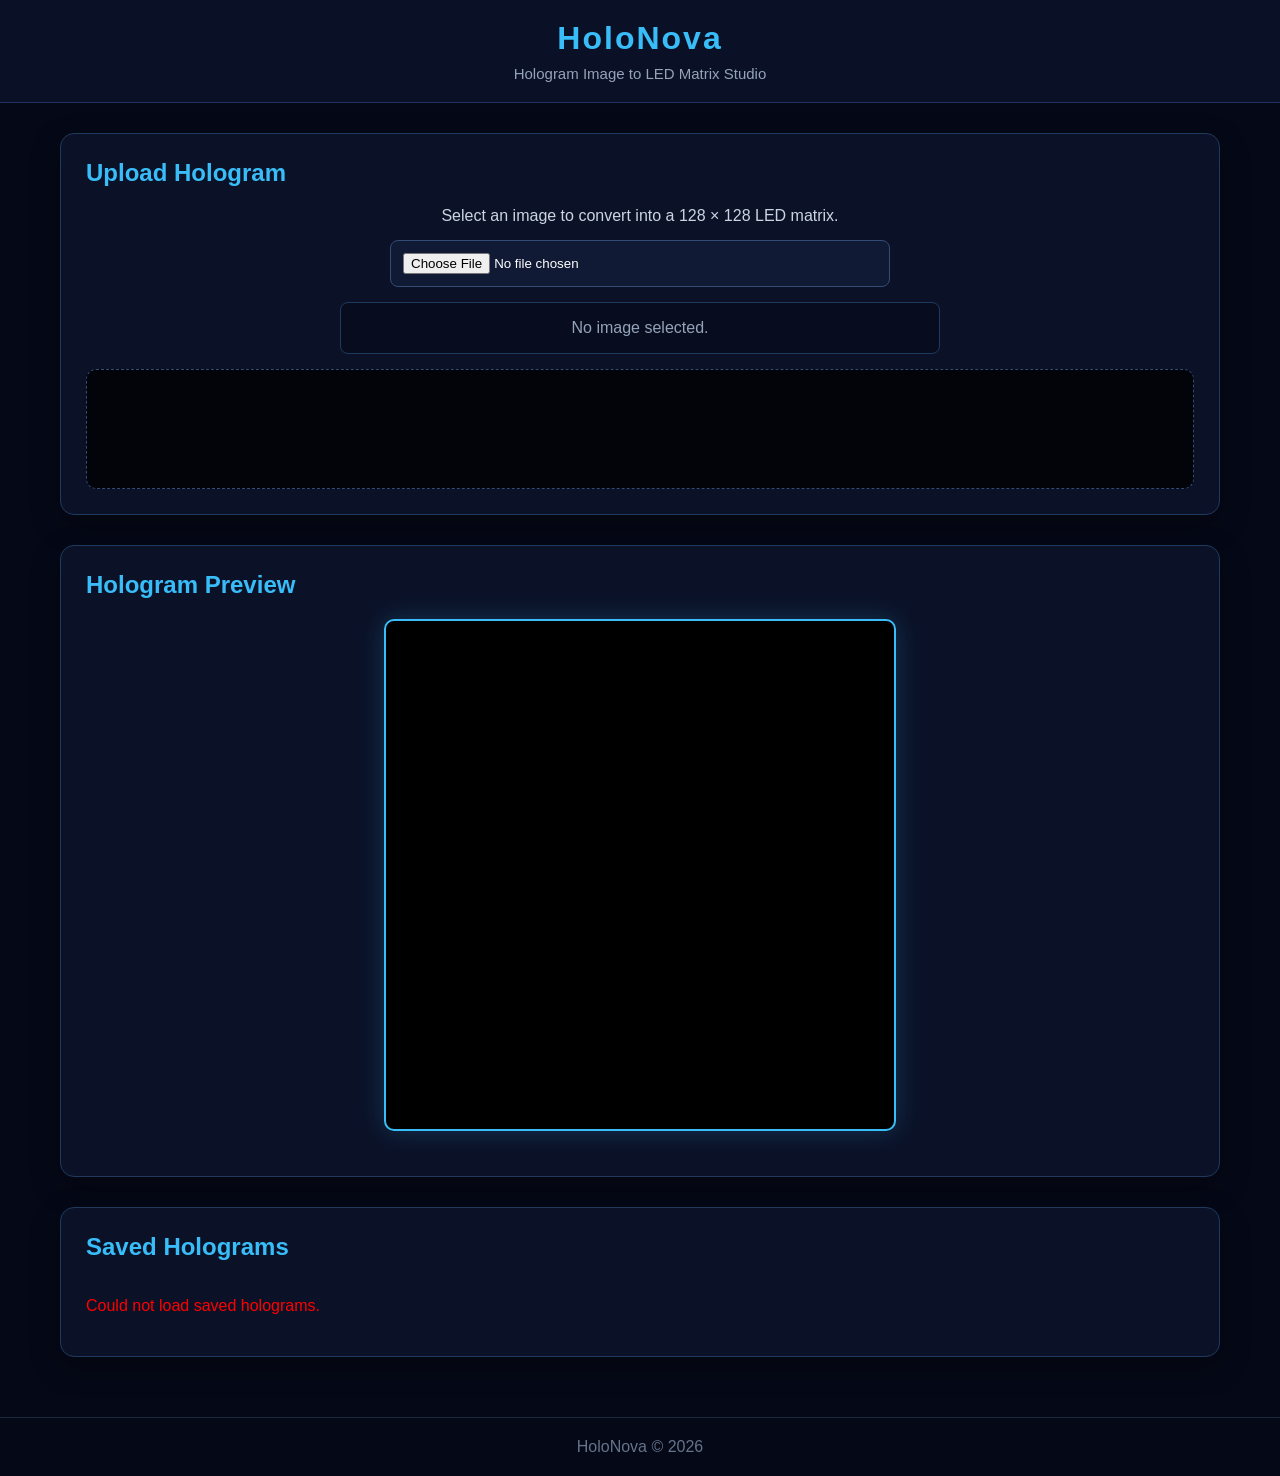
<file: Python/frontend/index.html>
<!DOCTYPE html>
<html lang="en">

<head>

    <meta charset="UTF-8">

    <meta
        name="viewport"
        content="width=device-width, initial-scale=1.0"
    >

    <title>HoloNova - Hologram Studio</title>


    <style>

        /* =====================================================
           RESET
        ===================================================== */

        * {
            box-sizing: border-box;
        }


        html {
            scroll-behavior: smooth;
        }


        body {

            margin: 0;

            min-height: 100vh;

            font-family:
                Arial,
                Helvetica,
                sans-serif;

            background:
                #050816;

            color:
                #ffffff;

        }


        /* =====================================================
           HEADER
        ===================================================== */

        header {

            width: 100%;

            padding:
                20px 30px;

            background:
                #0a1025;

            border-bottom:
                1px solid #1f315c;

            text-align:
                center;

        }


        header h1 {

            margin:
                0;

            font-size:
                32px;

            color:
                #38bdf8;

            letter-spacing:
                2px;

        }


        header p {

            margin:
                8px 0 0;

            color:
                #94a3b8;

            font-size:
                15px;

        }


        /* =====================================================
           MAIN CONTAINER
        ===================================================== */

        main {

            width:
                100%;

            max-width:
                1200px;

            margin:
                0 auto;

            padding:
                30px 20px;

        }


        /* =====================================================
           SECTION
        ===================================================== */

        section {

            margin-bottom:
                30px;

            padding:
                25px;

            background:
                #0b1228;

            border:
                1px solid #1e3a5f;

            border-radius:
                14px;

            box-shadow:
                0 10px 30px rgba(
                    0,
                    0,
                    0,
                    0.25
                );

        }


        section h2 {

            margin-top:
                0;

            margin-bottom:
                20px;

            color:
                #38bdf8;

            font-size:
                24px;

        }


        /* =====================================================
           UPLOAD AREA
        ===================================================== */

        .upload-area {

            display:
                flex;

            flex-direction:
                column;

            align-items:
                center;

            gap:
                15px;

            text-align:
                center;

        }


        .upload-area p {

            margin:
                0;

            color:
                #cbd5e1;

        }


        /* =====================================================
           FILE INPUT
        ===================================================== */

        #fileInput {

            width:
                100%;

            max-width:
                500px;

            padding:
                12px;

            background:
                #111a35;

            color:
                #ffffff;

            border:
                1px solid #334c75;

            border-radius:
                8px;

            cursor:
                pointer;

        }


        #fileInput:hover {

            border-color:
                #38bdf8;

        }


        /* =====================================================
           FILE INFORMATION
        ===================================================== */

        #fileInfo {

            width:
                100%;

            max-width:
                600px;

            padding:
                12px;

            background:
                #070d1f;

            border:
                1px solid #1e3a5f;

            border-radius:
                8px;

            color:
                #94a3b8;

            line-height:
                1.6;

        }


        /* =====================================================
           MEDIA PREVIEW
        ===================================================== */

        #mediaPreview {

            width:
                100%;

            min-height:
                120px;

            padding:
                15px;

            background:
                #02040a;

            border:
                1px dashed #334c75;

            border-radius:
                10px;

            display:
                flex;

            justify-content:
                center;

            align-items:
                center;

            overflow:
                hidden;

        }


        #mediaPreview:empty::before {

            content:
                "Original image preview will appear here";

            color:
                #64748b;

            text-align:
                center;

        }


        #mediaPreview img {

            display:
                block;

            max-width:
                100%;

            max-height:
                400px;

            width:
                auto;

            height:
                auto;

            object-fit:
                contain;

        }


        /* =====================================================
           BUTTON
        ===================================================== */

        button {

            padding:
                12px 24px;

            border:
                none;

            border-radius:
                8px;

            background:
                #0284c7;

            color:
                white;

            font-size:
                16px;

            font-weight:
                bold;

            cursor:
                pointer;

            transition:
                0.2s;

        }


        button:hover {

            background:
                #0369a1;

            transform:
                translateY(-1px);

        }


        button:disabled {

            opacity:
                0.6;

            cursor:
                not-allowed;

            transform:
                none;

        }


        /* =====================================================
           HOLOGRAM PREVIEW
        ===================================================== */

        #preview {

            text-align:
                center;

        }


        #preview h2 {

            text-align:
                left;

        }


        /* =====================================================
           LED CANVAS
        ===================================================== */

        #ledCanvas {

            display:
                block;

            width:
                512px;

            height:
                512px;

            max-width:
                100%;

            margin:
                20px auto;

            background:
                #000000;

            border:
                2px solid #38bdf8;

            border-radius:
                10px;

            image-rendering:
                pixelated;

            box-shadow:
                0 0 25px rgba(
                    56,
                    189,
                    248,
                    0.2
                );

        }


        /* =====================================================
           HOLOGRAM INFORMATION
        ===================================================== */

        #hologramInfo {

            width:
                100%;

            max-width:
                700px;

            margin:
                20px auto 0;

            padding:
                18px;

            background:
                #070d1f;

            border:
                1px solid #1e3a5f;

            border-radius:
                10px;

            text-align:
                left;

        }


        #hologramInfo h3 {

            margin-top:
                0;

            color:
                #38bdf8;

        }


        #hologramInfo p {

            margin:
                8px 0;

            color:
                #cbd5e1;

        }


        /* =====================================================
           SAVED HOLOGRAMS
        ===================================================== */

        #savedHolograms {

            display:
                grid;

            grid-template-columns:
                repeat(
                    auto-fit,
                    minmax(
                        250px,
                        1fr
                    )
                );

            gap:
                20px;

        }


        /* =====================================================
           SAVED CARD
        ===================================================== */

        .saved-card {

            padding:
                20px;

            background:
                #070d1f;

            border:
                1px solid #1e3a5f;

            border-radius:
                12px;

            transition:
                0.2s;

        }


        .saved-card:hover {

            border-color:
                #38bdf8;

            transform:
                translateY(-2px);

        }


        .saved-card h3 {

            margin-top:
                0;

            color:
                #38bdf8;

            word-break:
                break-word;

        }


        .saved-card p {

            color:
                #94a3b8;

            margin:
                8px 0;

        }


        .saved-card button {

            margin-top:
                10px;

            width:
                100%;

        }


        /* =====================================================
           FOOTER
        ===================================================== */

        footer {

            padding:
                20px;

            text-align:
                center;

            color:
                #64748b;

            border-top:
                1px solid #1e293b;

        }


        /* =====================================================
           MOBILE
        ===================================================== */

        @media (
            max-width: 600px
        ) {

            header h1 {

                font-size:
                    26px;

            }


            main {

                padding:
                    20px 12px;

            }


            section {

                padding:
                    18px;

            }


            #ledCanvas {

                width:
                    100%;

                height:
                    auto;

                aspect-ratio:
                    1 / 1;

            }

        }

    </style>

</head>


<body>


    <!-- =====================================================
         HEADER
    ====================================================== -->

    <header>

        <h1>
            HoloNova
        </h1>

        <p>
            Hologram Image to LED Matrix Studio
        </p>

    </header>


    <!-- =====================================================
         MAIN
    ====================================================== -->

    <main>


        <!-- =================================================
             UPLOAD SECTION
        ================================================== -->

        <section id="uploadSection">

            <h2>
                Upload Hologram
            </h2>


            <div class="upload-area">

                <p>
                    Select an image to convert
                    into a 128 × 128 LED matrix.
                </p>


                <!-- FILE INPUT -->

                <input
                    type="file"
                    id="fileInput"
                    accept="image/jpeg,image/png,image/gif,image/webp"
                >


                <!-- FILE INFORMATION -->

                <div id="fileInfo">

                    No image selected.

                </div>


                <!-- ORIGINAL IMAGE PREVIEW -->

                <div id="mediaPreview">

                </div>


                <!-- PROCESS BUTTON -->

                <button
                    type="button"
                    id="uploadBtn"
                    style="display:none;"
                >

                    Process Hologram

                </button>

            </div>

        </section>



        <!-- =================================================
             HOLOGRAM PREVIEW
        ================================================== -->

        <section id="preview">

            <h2>
                Hologram Preview
            </h2>


            <!-- LED MATRIX -->

            <canvas
                id="ledCanvas"
                width="512"
                height="512"
            ></canvas>


        </section>



        <!-- =================================================
             SAVED HOLOGRAMS
        ================================================== -->

        <section>

            <h2>
                Saved Holograms
            </h2>


            <div id="savedHolograms">

                <p>
                    Loading holograms...
                </p>

            </div>

        </section>


    </main>


    <!-- =====================================================
         FOOTER
    ====================================================== -->

    <footer>

        HoloNova © 2026

    </footer>


    <!-- =====================================================
         JAVASCRIPT
    ====================================================== -->

    <script src="./app.js"></script>


</body>

</html>
</file>
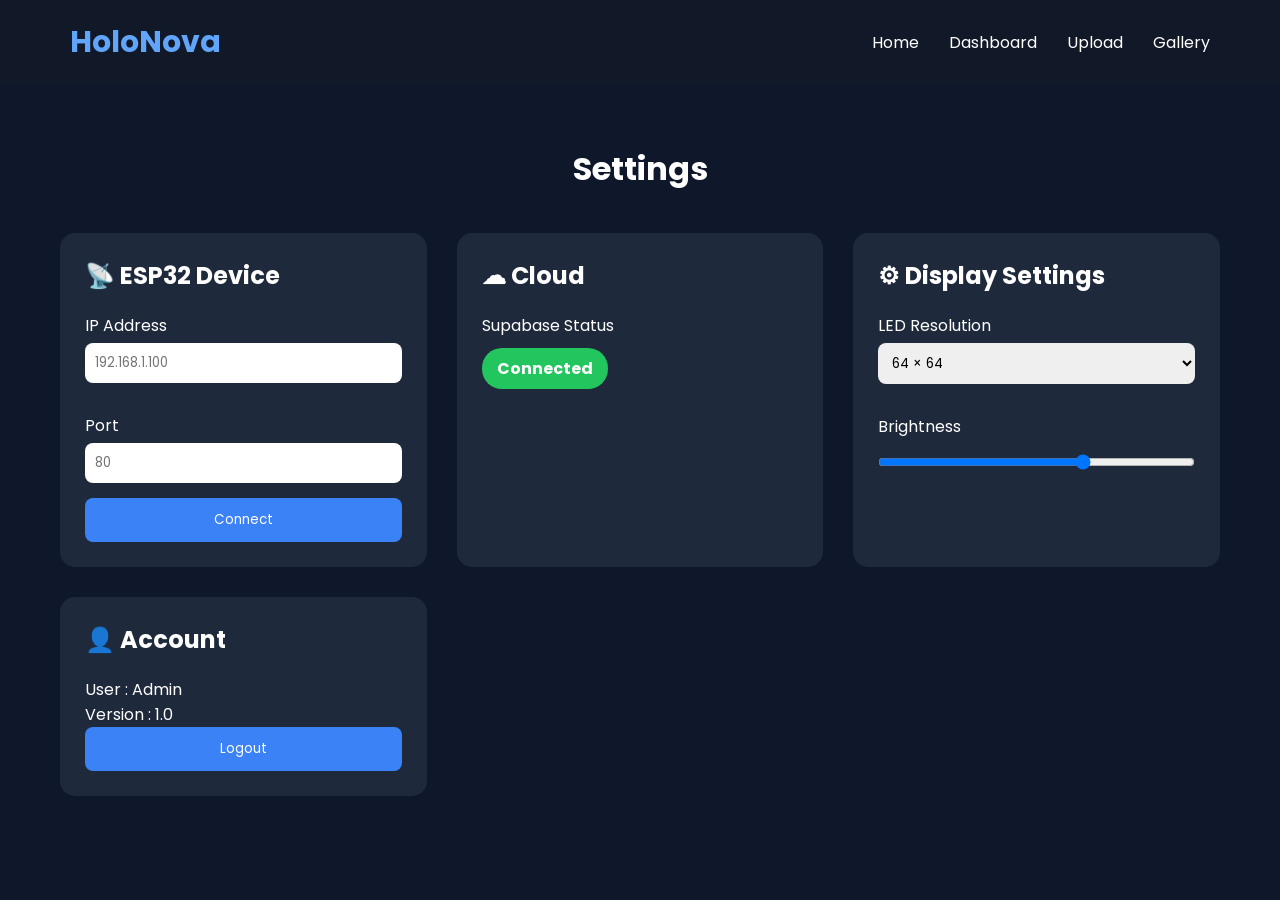
<file: Python/backend1/database/frontened/settings.html>
<!DOCTYPE html>
<html lang="en">
<head>
<meta charset="UTF-8">
<meta name="viewport" content="width=device-width, initial-scale=1.0">

<title>Settings - HoloNova</title>

<link rel="stylesheet" href="css/style.css">

<link href="https://fonts.googleapis.com/css2?family=Poppins:wght@300;400;500;600;700&display=swap" rel="stylesheet">
</head>

<body>

<nav>
<div class="logo">HoloNova</div>

<ul>
<li><a href="index.html">Home</a></li>
<li><a href="dashboard.html">Dashboard</a></li>
<li><a href="upload.html">Upload</a></li>
<li><a href="gallery.html">Gallery</a></li>
</ul>
</nav>

<div class="settings-container">

<h1>Settings</h1>

<div class="settings-grid">

<div class="settings-card">

<h2>📡 ESP32 Device</h2>

<label>IP Address</label>

<input type="text" placeholder="192.168.1.100">

<label>Port</label>

<input type="text" placeholder="80">

<button>Connect</button>

</div>

<div class="settings-card">

<h2>☁ Cloud</h2>

<p>Supabase Status</p>

<span class="status connected">Connected</span>

</div>

<div class="settings-card">

<h2>⚙ Display Settings</h2>

<label>LED Resolution</label>

<select>
<option>64 × 64</option>
<option>128 × 64</option>
<option>256 × 64</option>
</select>

<label>Brightness</label>

<input type="range" min="10" max="100" value="70">

</div>

<div class="settings-card">

<h2>👤 Account</h2>

<p>User : Admin</p>

<p>Version : 1.0</p>

<button>Logout</button>

</div>

</div>

</div>

</body>
</html>
</file>
<file: Python/backend1/database/frontened/css/style.css>
/* ===========================
   Global Styles
=========================== */

*{
    margin:0;
    padding:0;
    box-sizing:border-box;
    font-family:'Poppins',sans-serif;
}

body{
    background:#0f172a;
    color:white;
}

/* ===========================
   Navigation Bar
=========================== */

nav{
    display:flex;
    justify-content:space-between;
    align-items:center;
    padding:20px 70px;
    background:#111827;
}

.logo{
    font-size:30px;
    font-weight:700;
    color:#60a5fa;
}

nav ul{
    display:flex;
    list-style:none;
    gap:30px;
}

nav ul li{
    list-style:none;
}

nav ul li a{
    text-decoration:none;
    color:white;
    transition:0.3s;
}

nav ul li a:hover{
    color:#60a5fa;
}

/* ===========================
   Hero Section
=========================== */

.hero{
    display:flex;
    justify-content:space-between;
    align-items:center;
    padding:80px;
}

.hero-left{
    width:50%;
}

.hero-left h1{
    font-size:55px;
    margin-bottom:20px;
}

.hero-left p{
    font-size:18px;
    line-height:32px;
    margin-bottom:30px;
}

.btn{
    display:inline-block;
    padding:15px 40px;
    background:#3b82f6;
    color:white;
    text-decoration:none;
    border-radius:10px;
    transition:0.3s;
}

.btn:hover{
    background:#2563eb;
}

.hero-right{
    width:40%;
    text-align:center;
}

.hero-right img{
    width:350px;
}

/* ===========================
   Feature Cards
=========================== */

.features{
    display:grid;
    grid-template-columns:repeat(4,1fr);
    gap:25px;
    padding:60px;
}

.card{
    background:#1e293b;
    padding:30px;
    border-radius:15px;
    text-align:center;
    transition:0.3s;
}

.card:hover{
    transform:translateY(-10px);
    background:#2563eb;
}

/* ===========================
   Dashboard
=========================== */

.dashboard{
    padding:60px;
}

.dashboard h1{
    font-size:40px;
    margin-bottom:30px;
}

.dashboard-grid{
    display:grid;
    grid-template-columns:repeat(auto-fit,minmax(250px,1fr));
    gap:25px;
}

.dashboard-card{
    background:#1e293b;
    padding:25px;
    border-radius:15px;
    transition:0.3s;
}

.dashboard-card:hover{
    transform:translateY(-8px);
    background:#2563eb;
}

.dashboard-card h2{
    margin-bottom:15px;
}

.dashboard-card p{
    margin-bottom:15px;
}

.dashboard-card a{
    display:inline-block;
    text-decoration:none;
    background:#3b82f6;
    color:white;
    padding:10px 20px;
    border-radius:8px;
}

/* ===========================
   Upload Page
=========================== */

.upload-container{
    padding:60px;
    text-align:center;
}

.upload-container h1{
    margin-bottom:30px;
}

.upload-box{
    width:500px;
    margin:auto;
    background:#1e293b;
    padding:30px;
    border-radius:15px;
}

.upload-box input{
    margin:20px 0;
}

.upload-box button{
    padding:12px 25px;
    border:none;
    background:#3b82f6;
    color:white;
    border-radius:8px;
    cursor:pointer;
    transition:0.3s;
}

.upload-box button:hover{
    background:#2563eb;
}

#previewArea{
    margin-top:40px;
}

#previewArea img{
    width:350px;
    border-radius:10px;
    margin-top:20px;
}

#previewArea video{
    width:500px;
    border-radius:10px;
    margin-top:20px;
}

/* ===========================
   Footer
=========================== */

footer{
    text-align:center;
    padding:40px;
    color:#94a3b8;
}
/* ======================
   Gallery
====================== */

.gallery-container{
    padding:60px;
}

.gallery-container h1{
    margin-bottom:40px;
    text-align:center;
}

.gallery-grid{

display:grid;

grid-template-columns:repeat(auto-fit,minmax(280px,1fr));

gap:30px;

}

.gallery-card{

background:#1e293b;

padding:20px;

border-radius:15px;

text-align:center;

transition:.3s;

}

.gallery-card:hover{

transform:translateY(-10px);

}

.gallery-card img{

width:100%;

height:220px;

object-fit:contain;

background:white;

border-radius:10px;

padding:10px;

}

.gallery-card h2{

margin-top:20px;

}

.gallery-buttons{

display:flex;

justify-content:space-between;

margin-top:20px;

}

.gallery-buttons button{

padding:10px 20px;

border:none;

border-radius:8px;

background:#3b82f6;

color:white;

cursor:pointer;

}
/* ===========================
   Settings
=========================== */

.settings-container{
    padding:60px;
}

.settings-container h1{
    text-align:center;
    margin-bottom:40px;
}

.settings-grid{
    display:grid;
    grid-template-columns:repeat(auto-fit,minmax(300px,1fr));
    gap:30px;
}

.settings-card{
    background:#1e293b;
    padding:25px;
    border-radius:15px;
}

.settings-card h2{
    margin-bottom:20px;
}

.settings-card label{
    display:block;
    margin-top:15px;
    margin-bottom:5px;
}

.settings-card input,
.settings-card select{
    width:100%;
    padding:10px;
    border:none;
    border-radius:8px;
    margin-bottom:15px;
}

.settings-card button{
    width:100%;
    padding:12px;
    background:#3b82f6;
    color:white;
    border:none;
    border-radius:8px;
    cursor:pointer;
}

.status{
    display:inline-block;
    margin-top:10px;
    padding:8px 15px;
    border-radius:20px;
    font-weight:bold;
}

.connected{
    background:#22c55e;
    color:white;
}
</file>
